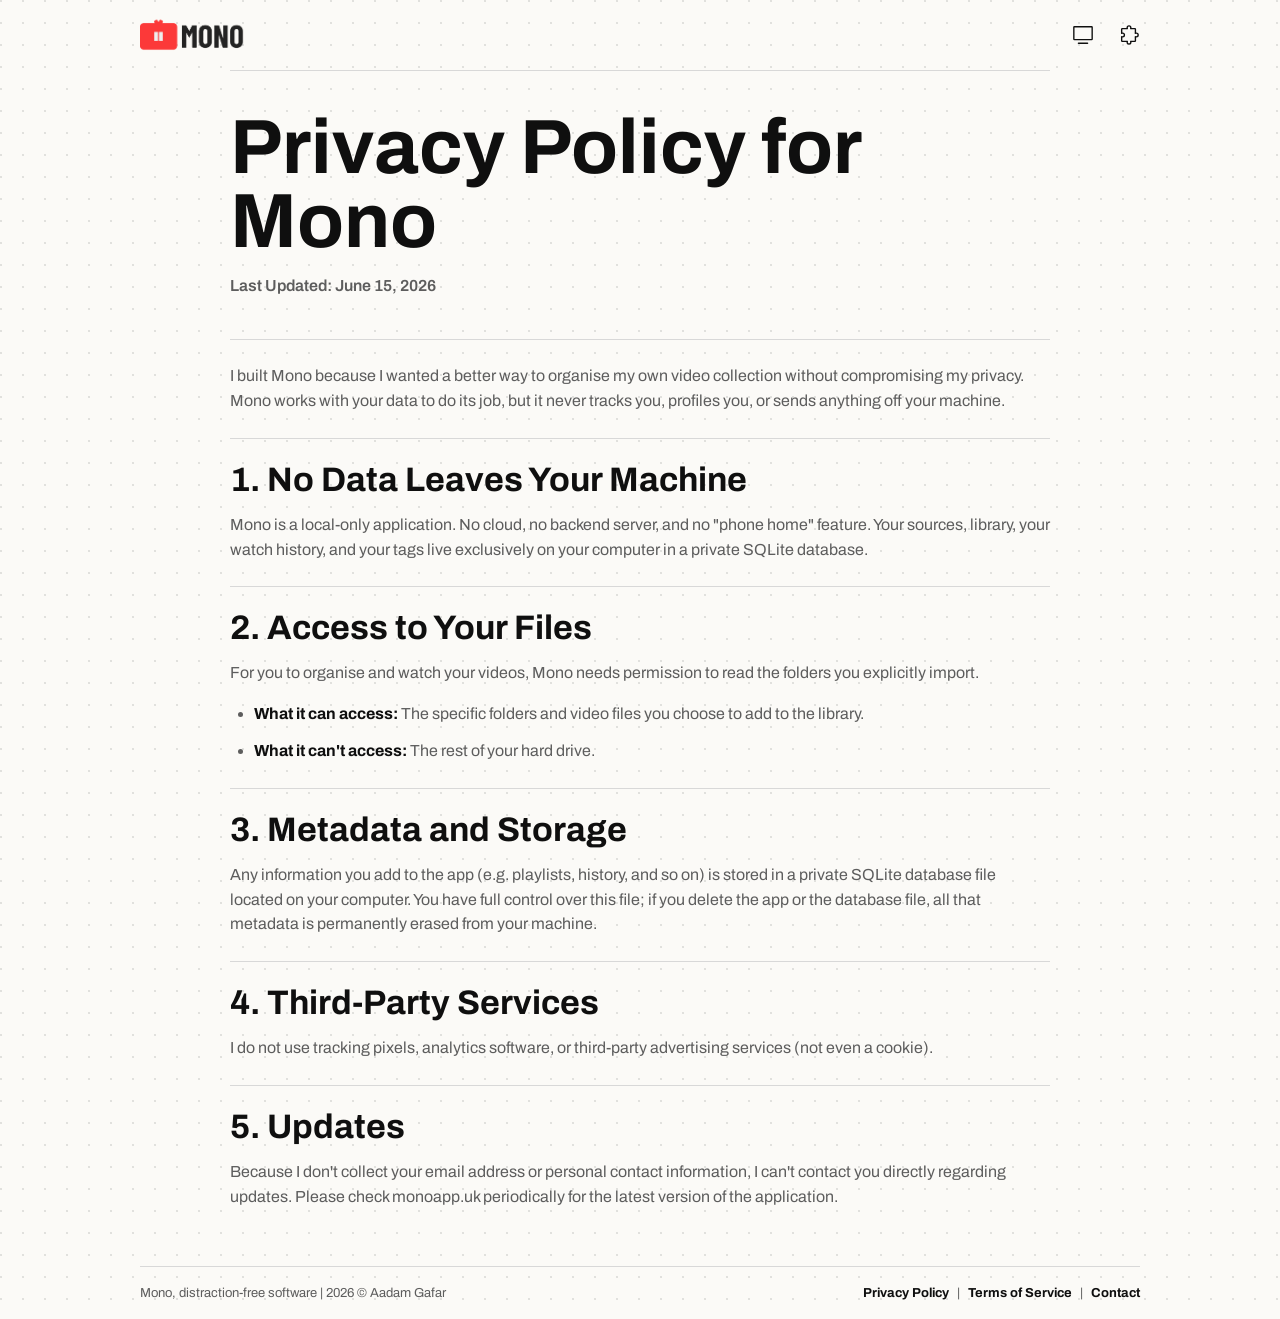
<file: privacy.html>
<!DOCTYPE html>
<html lang="en">

<head>
  <meta charset="UTF-8">
  <meta name="viewport" content="width=device-width, initial-scale=1.0">
  <meta name="description" content="Privacy policy for Mono, distraction-free software">
  <meta property="og:title" content="Mono Privacy Policy">
  <meta property="og:description" content="Privacy policy for Mono, distraction-free software">
  <meta property="og:type" content="website">
  <meta property="og:url" content="https://monoapp.uk/privacy.html">
  <title>Privacy Policy | Mono</title>
  <link rel="preconnect" href="https://fonts.googleapis.com">
  <link rel="preconnect" href="https://fonts.gstatic.com" crossorigin>
  <link href="https://fonts.googleapis.com/css2?family=Archivo:wght@400;500;600;700&display=swap" rel="stylesheet">
  <link rel="stylesheet" href="style.css">
  <link rel="icon" type="image/png" href="art/icon.png">
</head>

<body>
  <header class="site-header" aria-label="Site header">
    <nav class="navbar" aria-label="Primary">
      <a class="brand" href="index.html" aria-label="Mono home">
        <img src="art/logo_dark_text.png" alt="Mono" width="104" height="30">
      </a>
      <ul class="nav-links">
        <li><a href="index.html#desktop" aria-label="Mono for Desktop" title="Mono for Desktop"><span class="nav-icon nav-icon-desktop"></span></a></li>
        <li><a href="index.html#youtube" aria-label="Mono for YouTube" title="Mono for YouTube"><span class="nav-icon nav-icon-youtube"></span></a></li>
      </ul>
    </nav>
  </header>

  <main>
    <article class="policy-page" aria-labelledby="privacy-title">
      <h1 id="privacy-title">Privacy Policy for Mono</h1>
      <p class="policy-updated">Last Updated: June 15, 2026</p>

      <section class="policy-section">
        <p>
          I built Mono because I wanted a better way to organise my own video collection without compromising my
          privacy. Mono works with your data to do its job, but it never tracks you, profiles you, or sends anything off
          your machine.
        </p>
      </section>

      <section class="policy-section">
        <h2>1. No Data Leaves Your Machine</h2>
        <p>
          Mono is a local-only application. No cloud, no backend server, and no "phone home" feature. Your sources,
          library, your watch history, and your tags live exclusively on your computer in a private SQLite database.
        </p>
      </section>

      <section class="policy-section">
        <h2>2. Access to Your Files</h2>
        <p>
          For you to organise and watch your videos, Mono needs permission to read the folders you explicitly import.
        </p>
        <ul class="policy-list">
          <li><strong>What it can access:</strong> The specific folders and video files you choose to add to the
            library.</li>
          <li><strong>What it can't access:</strong> The rest of your hard drive.</li>
        </ul>
      </section>

      <section class="policy-section">
        <h2>3. Metadata and Storage</h2>
        <p>
          Any information you add to the app (e.g. playlists, history, and so on) is stored in a
          private SQLite database file located on your computer. You have full control over this file; if you delete the
          app or the database file, all that metadata is permanently erased from your machine.
        </p>
      </section>

      <section class="policy-section">
        <h2>4. Third-Party Services</h2>
        <p>
          I do not use tracking pixels, analytics software, or third-party advertising services (not even a cookie).
        </p>
      </section>

      <section class="policy-section">
        <h2>5. Updates</h2>
        <p>
          Because I don't collect your email address or personal contact information, I can't contact you directly
          regarding updates. Please check monoapp.uk periodically for the latest version of the application.
        </p>
      </section>
    </article>
  </main>

  <footer class="site-footer">
    <p>Mono, distraction-free software | 2026 &copy; Aadam Gafar</p>
    <nav class="footer-links" aria-label="Footer links">
      <a href="privacy.html" aria-current="page">Privacy Policy</a>
      <span aria-hidden="true">|</span>
      <a href="terms.html">Terms of Service</a>
      <span aria-hidden="true">|</span>
      <a href="mailto:contact@monoapp.uk">Contact</a>
    </nav>
  </footer>
</body>

</html>
</file>
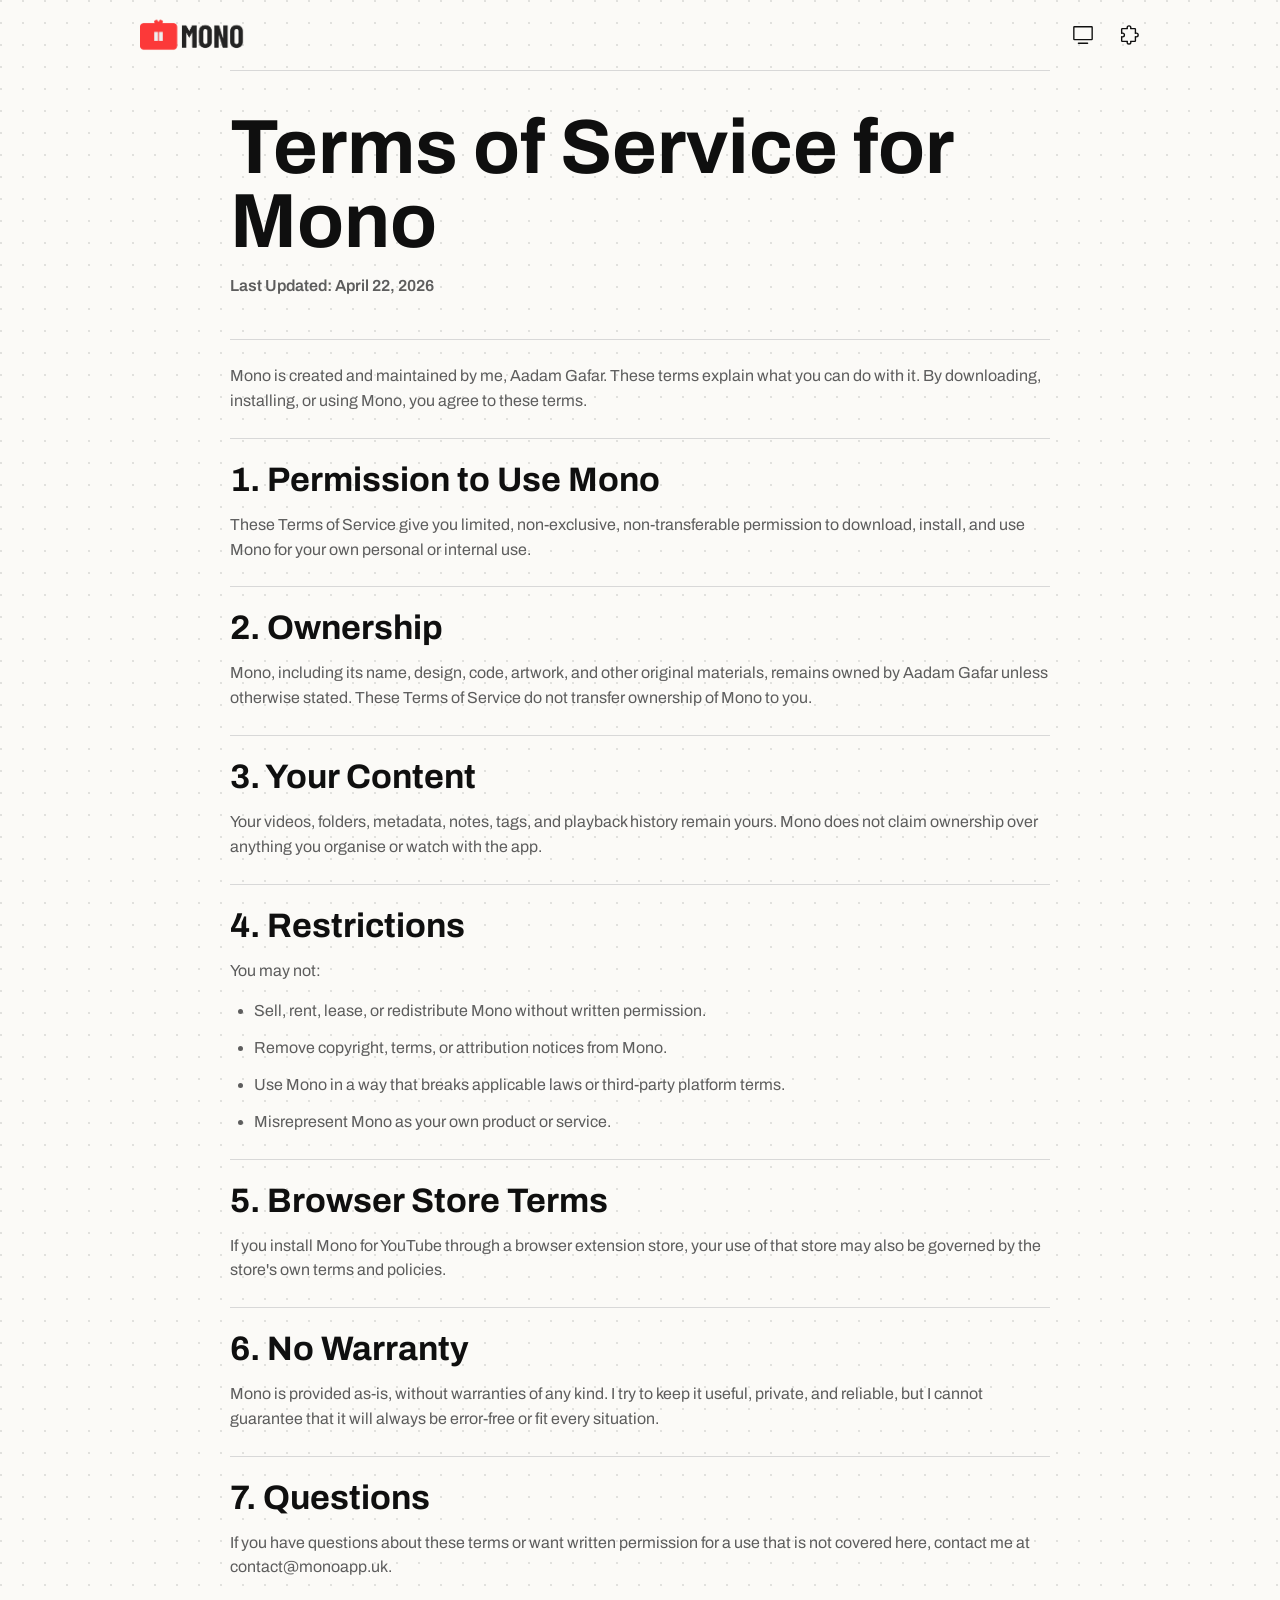
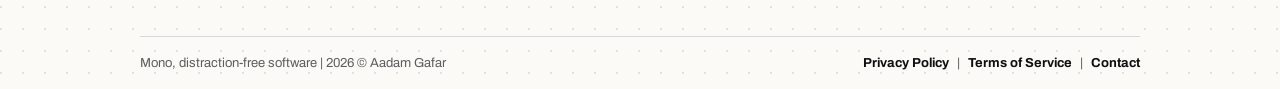
<file: terms.html>
<!DOCTYPE html>
<html lang="en">

<head>
  <meta charset="UTF-8">
  <meta name="viewport" content="width=device-width, initial-scale=1.0">
  <meta name="description" content="Terms of service for Mono, distraction-free software">
  <meta property="og:title" content="Mono Terms of Service">
  <meta property="og:description" content="Terms of service for Mono, distraction-free software">
  <meta property="og:type" content="website">
  <meta property="og:url" content="https://monoapp.uk/terms.html">
  <title>Terms of Service | Mono</title>
  <link rel="preconnect" href="https://fonts.googleapis.com">
  <link rel="preconnect" href="https://fonts.gstatic.com" crossorigin>
  <link href="https://fonts.googleapis.com/css2?family=Archivo:wght@400;500;600;700&display=swap" rel="stylesheet">
  <link rel="stylesheet" href="style.css">
  <link rel="icon" type="image/png" href="art/icon.png">
</head>

<body>
  <header class="site-header" aria-label="Site header">
    <nav class="navbar" aria-label="Primary">
      <a class="brand" href="index.html" aria-label="Mono home">
        <img src="art/logo_dark_text.png" alt="Mono" width="104" height="30">
      </a>
      <ul class="nav-links">
        <li><a href="index.html#desktop" aria-label="Mono for Desktop" title="Mono for Desktop"><span class="nav-icon nav-icon-desktop"></span></a></li>
        <li><a href="index.html#youtube" aria-label="Mono for YouTube" title="Mono for YouTube"><span class="nav-icon nav-icon-youtube"></span></a></li>
      </ul>
    </nav>
  </header>

  <main>
    <article class="policy-page" aria-labelledby="terms-title">
      <h1 id="terms-title">Terms of Service for Mono</h1>
      <p class="policy-updated">Last Updated: April 22, 2026</p>

      <section class="policy-section">
        <p>
          Mono is created and maintained by me, Aadam Gafar. These terms explain what you can do with it. By
          downloading, installing, or using Mono, you agree to these terms.
        </p>
      </section>

      <section class="policy-section">
        <h2>1. Permission to Use Mono</h2>
        <p>
          These Terms of Service give you limited, non-exclusive, non-transferable permission to download, install, and
          use Mono for your own personal or internal use.
        </p>
      </section>

      <section class="policy-section">
        <h2>2. Ownership</h2>
        <p>
          Mono, including its name, design, code, artwork, and other original materials, remains owned by Aadam Gafar
          unless otherwise stated. These Terms of Service do not transfer ownership of Mono to you.
        </p>
      </section>

      <section class="policy-section">
        <h2>3. Your Content</h2>
        <p>
          Your videos, folders, metadata, notes, tags, and playback history remain yours. Mono does not claim ownership
          over anything you organise or watch with the app.
        </p>
      </section>

      <section class="policy-section">
        <h2>4. Restrictions</h2>
        <p>You may not:</p>
        <ul class="policy-list">
          <li>Sell, rent, lease, or redistribute Mono without written permission.</li>
          <li>Remove copyright, terms, or attribution notices from Mono.</li>
          <li>Use Mono in a way that breaks applicable laws or third-party platform terms.</li>
          <li>Misrepresent Mono as your own product or service.</li>
        </ul>
      </section>

      <section class="policy-section">
        <h2>5. Browser Store Terms</h2>
        <p>
          If you install Mono for YouTube through a browser extension store, your use of that store may also be governed
          by the store's own terms and policies.
        </p>
      </section>

      <section class="policy-section">
        <h2>6. No Warranty</h2>
        <p>
          Mono is provided as-is, without warranties of any kind. I try to keep it useful, private, and reliable, but I
          cannot guarantee that it will always be error-free or fit every situation.
        </p>
      </section>

      <section class="policy-section">
        <h2>7. Questions</h2>
        <p>
          If you have questions about these terms or want written permission for a use that is not covered here, contact
          me at <a href="mailto:contact@monoapp.uk">contact@monoapp.uk</a>.
        </p>
      </section>
    </article>
  </main>

  <footer class="site-footer">
    <p>Mono, distraction-free software | 2026 &copy; Aadam Gafar</p>
    <nav class="footer-links" aria-label="Footer links">
      <a href="privacy.html">Privacy Policy</a>
      <span aria-hidden="true">|</span>
      <a href="terms.html" aria-current="page">Terms of Service</a>
      <span aria-hidden="true">|</span>
      <a href="mailto:contact@monoapp.uk">Contact</a>
    </nav>
  </footer>
</body>

</html>
</file>
<file: style.css>
* {
  box-sizing: border-box;
}

:root {
  --color-text: #0f0f0f;
  --color-muted: #5d5d5d;
  --color-line: #d8d8d8;
  --color-bg-soft: #fbfaf7;
  --color-red: #cd2424;
  --max-width: 1000px;

  /* Spacing scale — every gap/padding on the page derives from these. */
  --gutter: 32px;
  --space-2xs: 8px;
  --space-xs: 12px;
  --space-sm: 16px;
  --space-md: 24px;
  --space-block: clamp(24px, 3.5vw, 40px);
}

html {
  min-height: 100%;
  scroll-behavior: smooth;
}

body {
  display: flex;
  flex-direction: column;
  min-height: 100vh;
  margin: 0;
  background:
    radial-gradient(circle at 1px 1px, rgba(15, 15, 15, 0.11) 1.15px, transparent 1.35px),
    linear-gradient(var(--color-bg-soft), var(--color-bg-soft));
  background-size: 22px 22px, auto;
  color: var(--color-text);
  font-family: "Archivo", Arial, Helvetica, sans-serif;
  font-size: 16px;
  line-height: 1.55;
  text-rendering: optimizeLegibility;
}

main {
  flex: 1;
}

@keyframes enter-soft {
  from {
    opacity: 0;
    transform: translateY(10px);
  }

  to {
    opacity: 1;
    transform: translateY(0);
  }
}

@keyframes enter-visual {
  from {
    opacity: 0;
    transform: translateY(8px) scale(0.985);
  }

  to {
    opacity: 1;
    transform: translateY(0) scale(1);
  }
}

@keyframes draw-divider {
  from {
    border-top-color: transparent;
  }

  to {
    border-top-color: var(--color-line);
  }
}

img {
  display: block;
  max-width: 100%;
  height: auto;
}

a {
  color: inherit;
  text-decoration: none;
}

a:focus-visible {
  outline: 2px solid var(--color-red);
  outline-offset: 4px;
}

.site-header {
  width: 100%;
  background: transparent;
  animation: enter-soft 480ms cubic-bezier(0.2, 0.8, 0.2, 1) both;
}

.navbar {
  display: flex;
  align-items: center;
  justify-content: space-between;
  gap: var(--space-sm);
  width: min(100% - var(--gutter), var(--max-width));
  margin: 0 auto;
  padding: var(--space-sm) 0;
}

.brand {
  display: inline-flex;
  align-items: center;
}

.brand img {
  display: block;
  width: 104px;
  height: auto;
}

.nav-links {
  display: flex;
  align-items: center;
  gap: var(--space-md);
  margin: 0;
  padding: 0;
  list-style: none;
}

.nav-links a {
  display: block;
  color: var(--color-text);
}

.nav-links a:hover {
  color: var(--color-red);
}

.nav-icon {
  display: block;
  width: 22px;
  height: 22px;
  background-color: currentColor;
  -webkit-mask: center / contain no-repeat;
  mask: center / contain no-repeat;
}

.nav-icon-desktop {
  -webkit-mask-image: url("art/computer.svg");
  mask-image: url("art/computer.svg");
}

.nav-icon-youtube {
  -webkit-mask-image: url("art/puzzle.svg");
  mask-image: url("art/puzzle.svg");
}

h1,
h2,
h3,
p {
  margin-top: 0;
}

h1 {
  max-width: 760px;
  margin-bottom: var(--space-sm);
  font-size: clamp(42px, 6vw, 78px);
  font-weight: 700;
  line-height: 0.96;
  letter-spacing: 0;
}

h2 {
  margin-bottom: var(--space-sm);
  font-size: clamp(32px, 4vw, 54px);
  font-weight: 700;
  line-height: 1;
  letter-spacing: 0;
}

.hero {
  position: relative;
  isolation: isolate;
  display: flex;
  flex-direction: column;
  align-items: center;
  width: min(100% - var(--gutter), var(--max-width));
  margin: 0 auto;
  padding: calc(var(--space-block) * 1.5) 0 var(--space-block);
  text-align: center;
}

/* Cinnabar glow pool that warms the dot grid behind the mark. */
.hero::before {
  content: "";
  position: absolute;
  z-index: -1;
  left: 50%;
  top: 44%;
  width: min(820px, 94vw);
  aspect-ratio: 1.35 / 1;
  transform: translate(-50%, -50%);
  background: radial-gradient(
    closest-side,
    rgba(205, 36, 36, 0.22),
    rgba(205, 36, 36, 0.1) 48%,
    rgba(205, 36, 36, 0) 76%
  );
  pointer-events: none;
  animation: hero-glow 7s ease-in-out infinite alternate;
}

@keyframes hero-glow {
  from {
    transform: translate(-50%, -50%) scale(0.92);
    opacity: 0.8;
  }

  to {
    transform: translate(-50%, -50%) scale(1.06);
    opacity: 1;
  }
}

.hero-mark {
  width: clamp(84px, 11vw, 120px);
  height: auto;
  margin-bottom: var(--space-md);
  animation: enter-visual 640ms cubic-bezier(0.2, 0.8, 0.2, 1) both;
}

.hero h1 {
  max-width: 18ch;
  margin-bottom: 0;
  animation: enter-soft 560ms cubic-bezier(0.2, 0.8, 0.2, 1) 90ms both;
}

.product-intro p,
.product-download {
  color: var(--color-muted);
}

.store-links {
  display: flex;
  flex-wrap: wrap;
  gap: var(--space-xs);
}

.download-link {
  display: inline-flex;
  align-items: center;
  justify-content: center;
  gap: 10px;
  min-height: 46px;
  border: 1px solid var(--color-text);
  padding: 12px 18px;
  font-size: 14px;
  font-weight: 700;
  line-height: 1;
}

.download-link-icon {
  width: 18px;
  height: 18px;
  flex: 0 0 18px;
  filter: brightness(0) invert(1);
}

.download-link {
  border-color: var(--color-red);
  background: var(--color-red);
  color: #ffffff;
}

.download-link:hover {
  background: var(--color-text);
  border-color: var(--color-text);
  color: #ffffff;
}

.beat {
  display: flex;
  flex-direction: column;
  align-items: center;
  width: 100%;
  margin-top: var(--space-block);
}

.beat-visual {
  position: relative;
  margin: 0;
  width: 100%;
  border: 1px solid var(--color-line);
  border-radius: 16px;
  overflow: hidden;
}

.beat-visual img {
  display: block;
  width: 100%;
}

.beat-visual figcaption {
  position: absolute;
  right: 0;
  bottom: 0;
  left: 0;
  padding: clamp(36px, 6vw, 64px) clamp(16px, 2.5vw, 26px) clamp(14px, 2vw, 20px);
  background: linear-gradient(to top, rgba(0, 0, 0, 0.66) 0%, rgba(0, 0, 0, 0.34) 42%, rgba(0, 0, 0, 0) 100%);
  color: #ffffff;
  font-size: clamp(15px, 1.6vw, 19px);
  font-weight: 600;
  line-height: 1.35;
  text-align: left;
}

/* Carousel
   --------------------------------------------------------------- */
.carousel {
  --carousel-interval: 5s;
  width: 100%;
  margin-top: var(--space-block);
}

.carousel-track {
  display: flex;
  overflow-x: auto;
  scroll-snap-type: x mandatory;
  scroll-behavior: smooth;
  scrollbar-width: none;
  -ms-overflow-style: none;
}

.carousel-track::-webkit-scrollbar {
  display: none;
}

.carousel-slide {
  flex: 0 0 100%;
  scroll-snap-align: center;
  margin-top: 0;
}

.carousel-controls {
  display: flex;
  align-items: center;
  justify-content: center;
  gap: var(--space-xs);
  margin-top: var(--space-block);
}

.carousel-dots {
  display: inline-flex;
  align-items: center;
  gap: 7px;
  padding: 9px 13px;
  background: #ffffff;
  border: 1px solid var(--color-line);
  border-radius: 999px;
  box-shadow: 0 6px 18px -10px rgba(15, 15, 15, 0.25);
}

.carousel-dot {
  position: relative;
  width: 26px;
  height: 6px;
  padding: 0;
  border: 0;
  border-radius: 999px;
  background: var(--color-line);
  overflow: hidden;
  cursor: pointer;
  appearance: none;
  -webkit-appearance: none;
}

.carousel-dot-fill {
  position: absolute;
  inset: 0;
  border-radius: inherit;
  background: var(--color-text);
  transform: scaleX(0);
  transform-origin: left center;
}

.carousel-dot[data-active] .carousel-dot-fill {
  transform: scaleX(1);
}

.carousel.is-playing .carousel-dot[data-active] .carousel-dot-fill {
  animation: dot-fill var(--carousel-interval) linear forwards;
}

@keyframes dot-fill {
  from {
    transform: scaleX(0);
  }

  to {
    transform: scaleX(1);
  }
}

.carousel button:focus-visible {
  outline: 2px solid var(--color-red);
  outline-offset: 3px;
}

@media (prefers-reduced-motion: reduce) {
  .carousel.is-playing .carousel-dot[data-active] .carousel-dot-fill {
    animation: none;
  }

  .carousel-track {
    scroll-behavior: auto;
  }
}

.product-section {
  display: flex;
  flex-direction: column;
  align-items: center;
  width: min(100% - var(--gutter), 860px);
  margin: 0 auto;
  border-top: 1px solid var(--color-line);
  padding: var(--space-block) 0;
  scroll-margin-top: var(--space-md);
  text-align: center;
  animation: draw-divider 500ms ease both;
}

.policy-page {
  width: min(100% - var(--gutter), 820px);
  margin: 0 auto;
  border-top: 1px solid var(--color-line);
  padding: var(--space-block) 0;
  animation: draw-divider 500ms ease both;
}

.policy-updated {
  margin-bottom: var(--space-block);
  color: var(--color-muted);
  font-weight: 600;
}

.policy-section {
  border-top: 1px solid var(--color-line);
  padding: var(--space-md) 0 0;
  animation: enter-soft 560ms cubic-bezier(0.2, 0.8, 0.2, 1) both;
}

.policy-section + .policy-section {
  margin-top: var(--space-md);
}

.policy-section h2 {
  font-size: clamp(24px, 3vw, 34px);
}

.policy-section p {
  color: var(--color-muted);
}

.policy-list {
  display: grid;
  gap: var(--space-xs);
  margin: var(--space-sm) 0 0;
  padding-left: var(--space-md);
  color: var(--color-muted);
}

.policy-list strong {
  color: var(--color-text);
}

.product-intro {
  max-width: 620px;
  animation: enter-soft 560ms cubic-bezier(0.2, 0.8, 0.2, 1) both;
}

.product-intro p {
  margin: 0;
}

.product-intro .hl {
  color: var(--color-red);
  font-weight: 600;
}

.product-download {
  justify-content: center;
  margin-top: var(--space-block);
}

.site-footer {
  display: flex;
  align-items: center;
  justify-content: space-between;
  gap: var(--space-sm);
  width: min(100% - var(--gutter), var(--max-width));
  margin: auto auto 0;
  border-top: 1px solid var(--color-line);
  padding: var(--space-sm) 0;
  color: var(--color-muted);
  font-size: 13px;
  animation: enter-soft 520ms cubic-bezier(0.2, 0.8, 0.2, 1) 440ms both;
}

.site-footer p {
  margin: 0;
}

.footer-links {
  display: inline-flex;
  align-items: center;
  gap: var(--space-2xs);
  color: var(--color-muted);
}

.site-footer a,
.footer-links a {
  color: var(--color-text);
  font-weight: 700;
  text-align: right;
  white-space: nowrap;
}

.site-footer a:hover,
.footer-links a:hover {
  color: var(--color-red);
}

@supports (animation-timeline: view()) {
  @media (prefers-reduced-motion: no-preference) {
    .carousel {
      opacity: 0;
      animation: enter-visual 1ms linear both;
      animation-timeline: view();
      animation-range: entry 5% cover 20%;
    }
  }
}

@media (max-width: 560px) {
  :root {
    --gutter: 24px;
  }

  .download-link {
    width: 100%;
  }

  .site-footer {
    align-items: flex-start;
    flex-direction: column;
    gap: var(--space-xs);
  }

  .footer-links {
    align-items: flex-start;
    flex-direction: column;
    gap: var(--space-2xs);
  }

  .footer-links span {
    display: none;
  }

  .site-footer a,
  .footer-links a {
    text-align: left;
    white-space: normal;
  }
}

@media (prefers-reduced-motion: reduce) {
  *,
  *::before,
  *::after {
    animation-duration: 1ms !important;
    animation-iteration-count: 1 !important;
    scroll-behavior: auto !important;
  }
}
</file>
